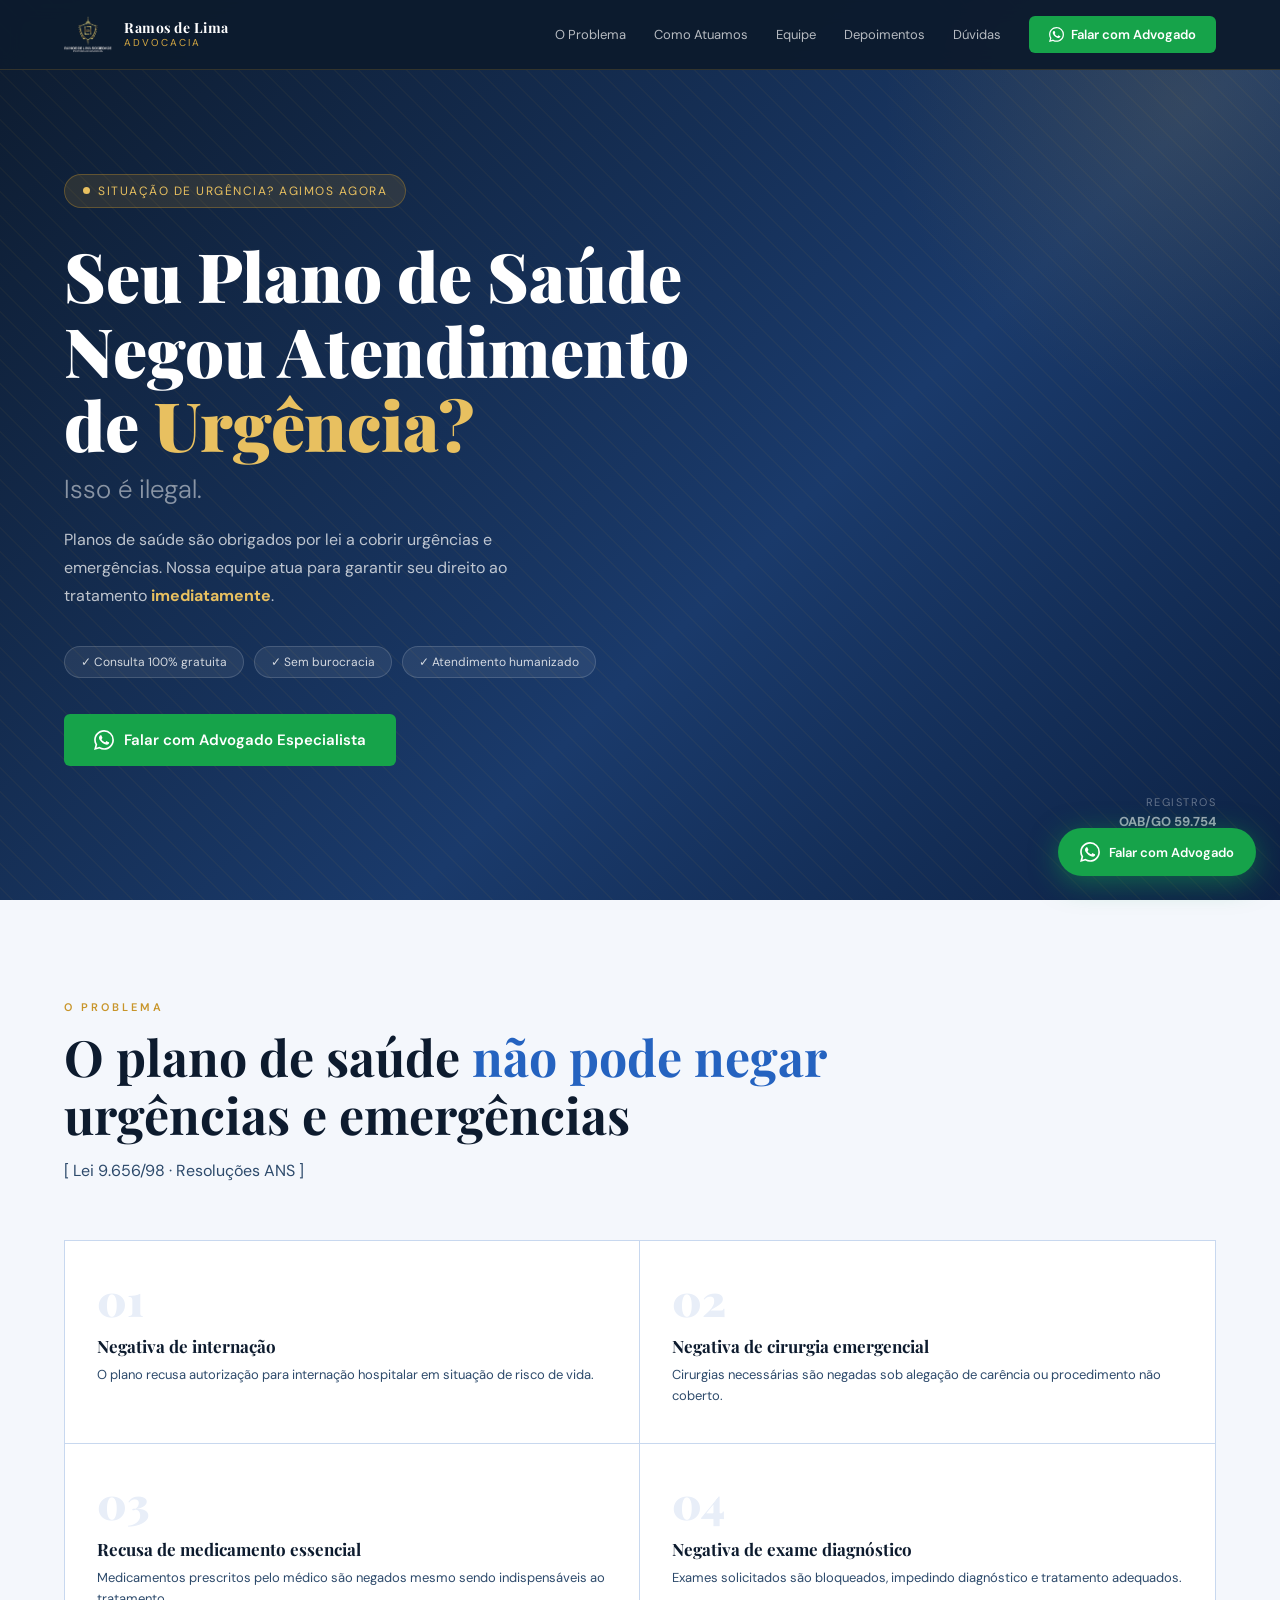
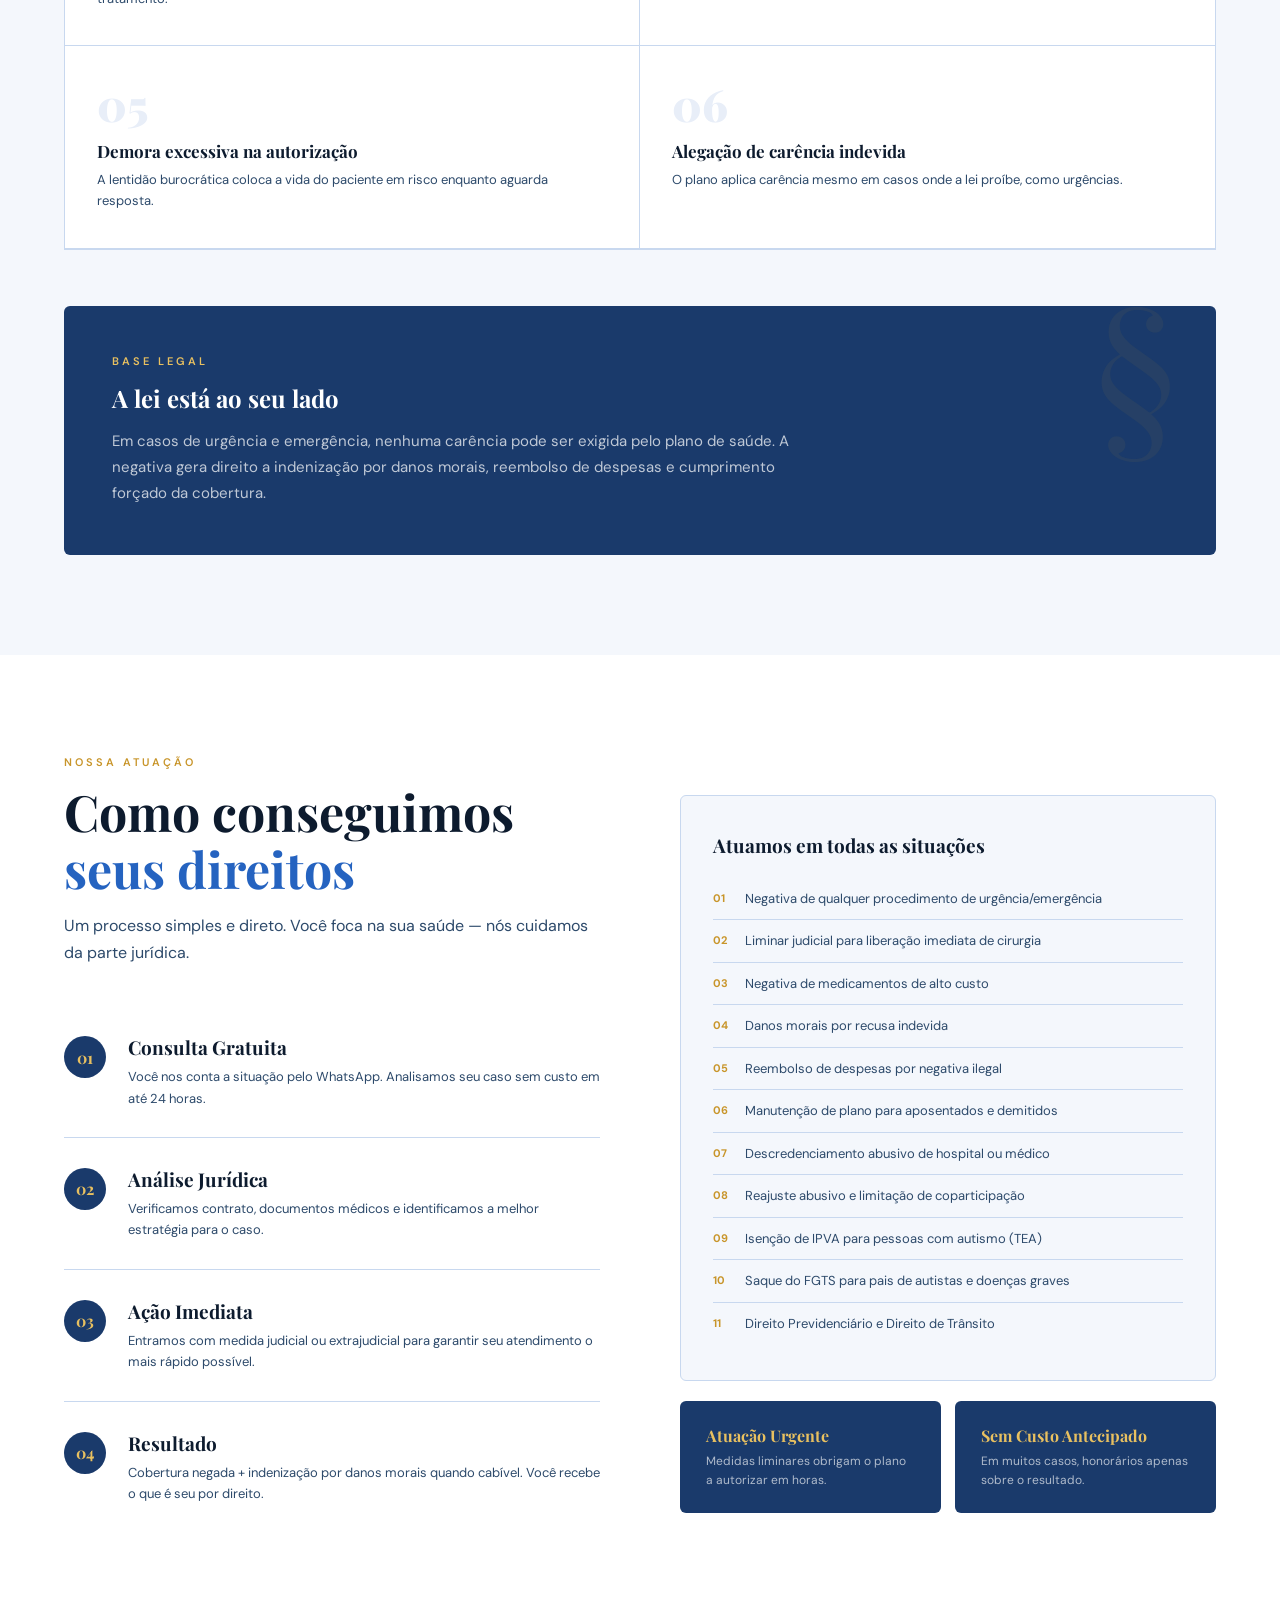
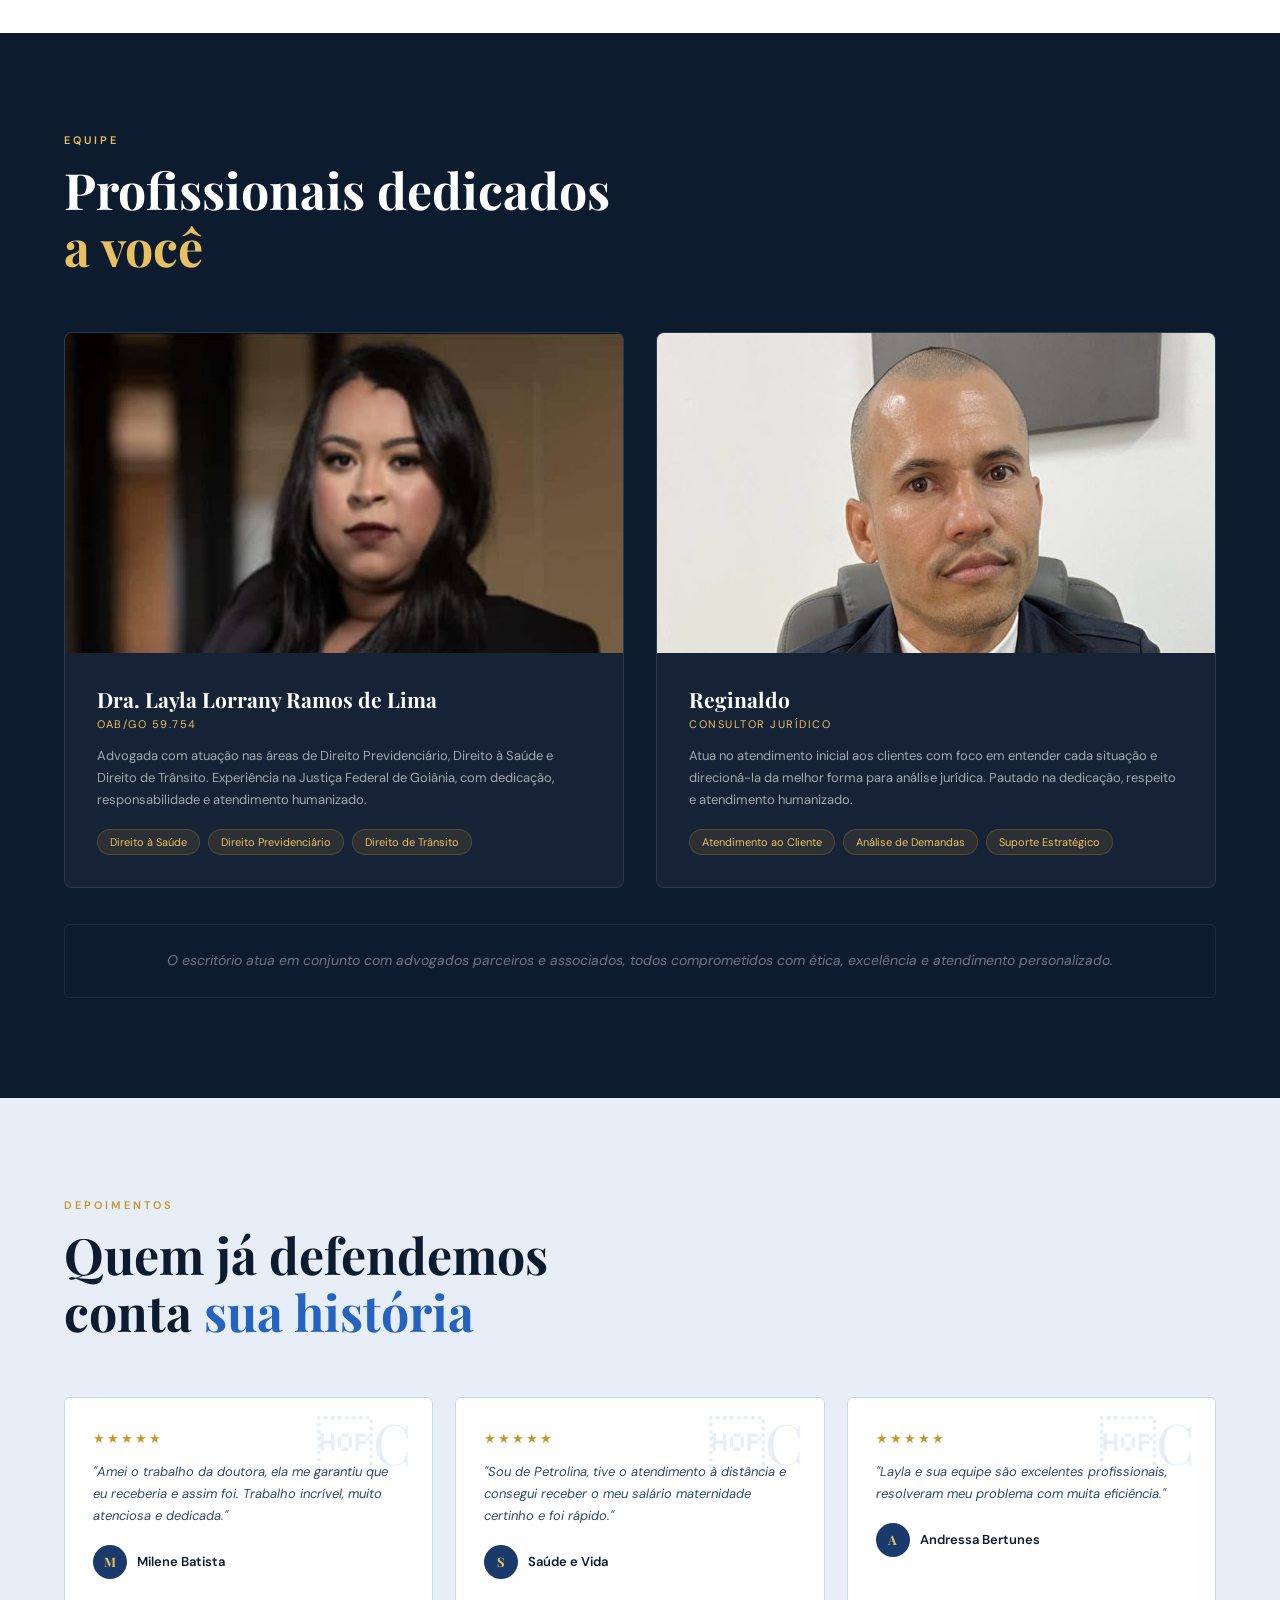
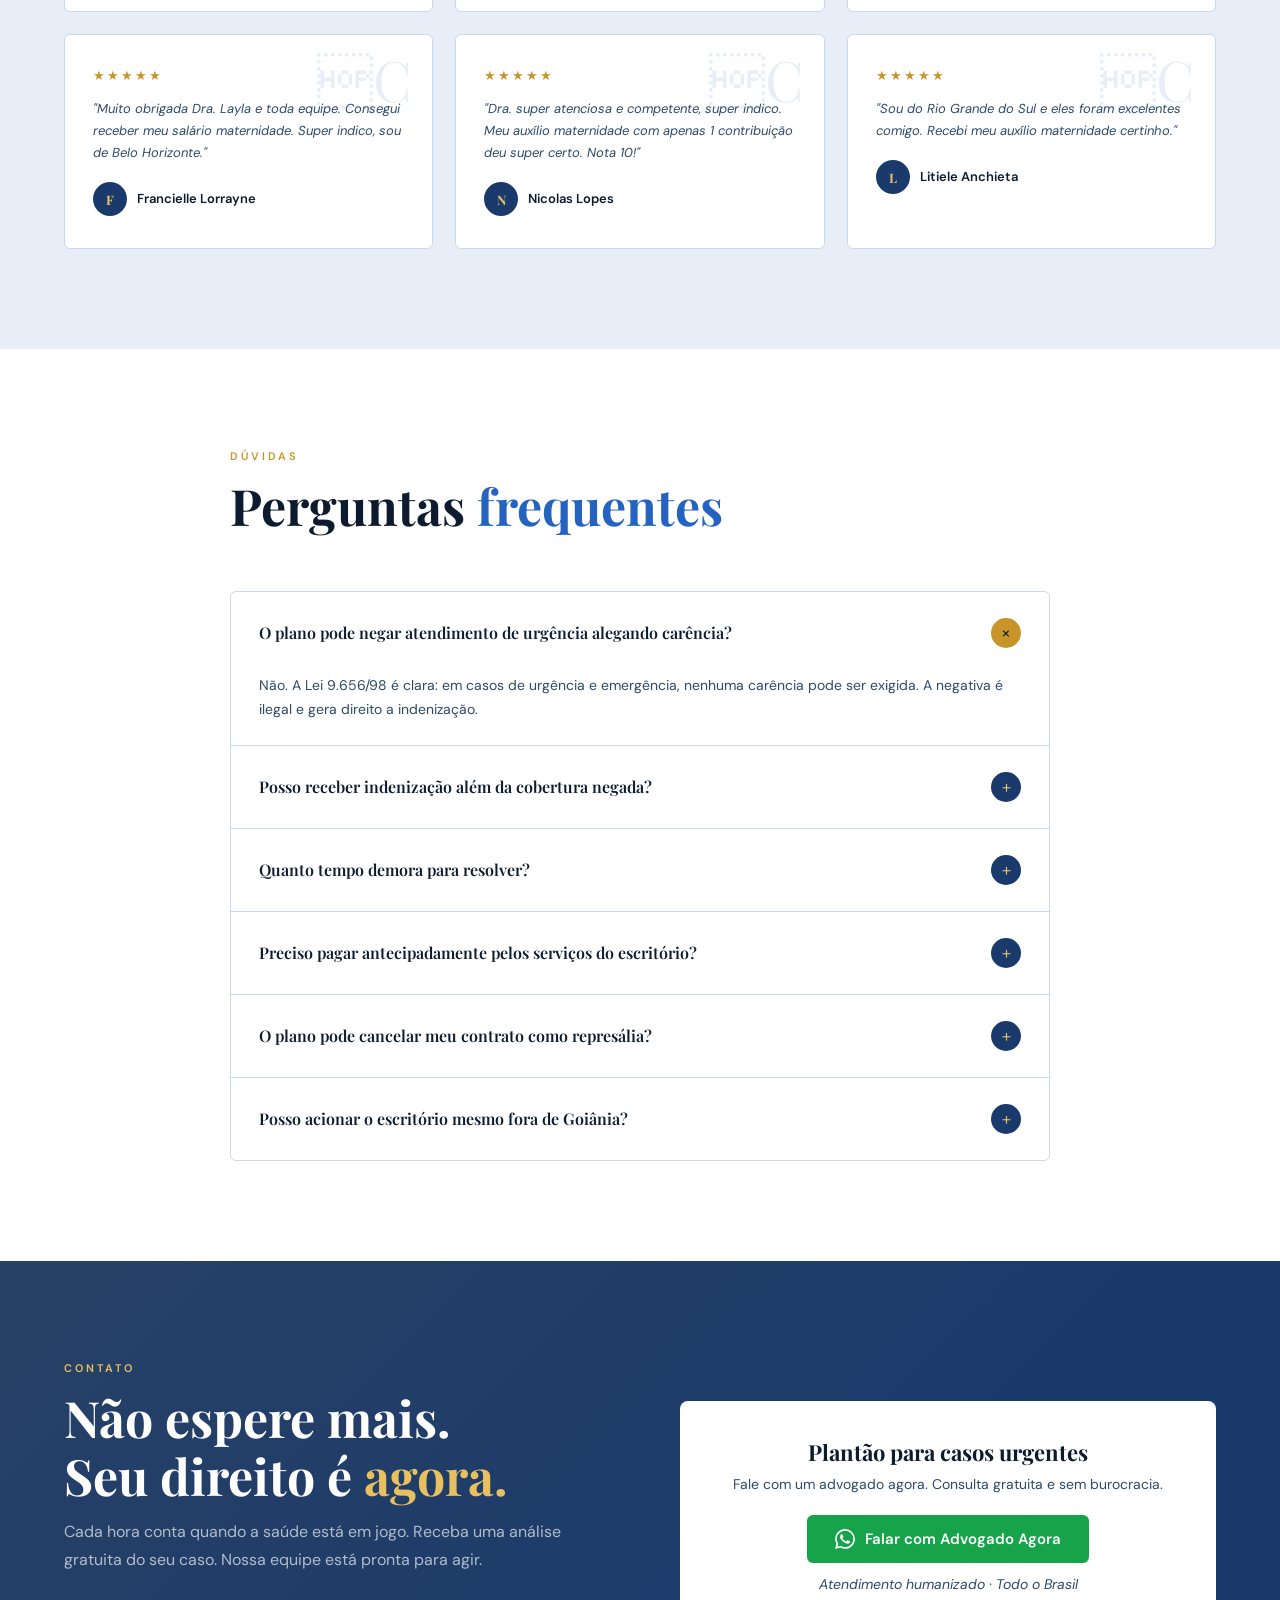
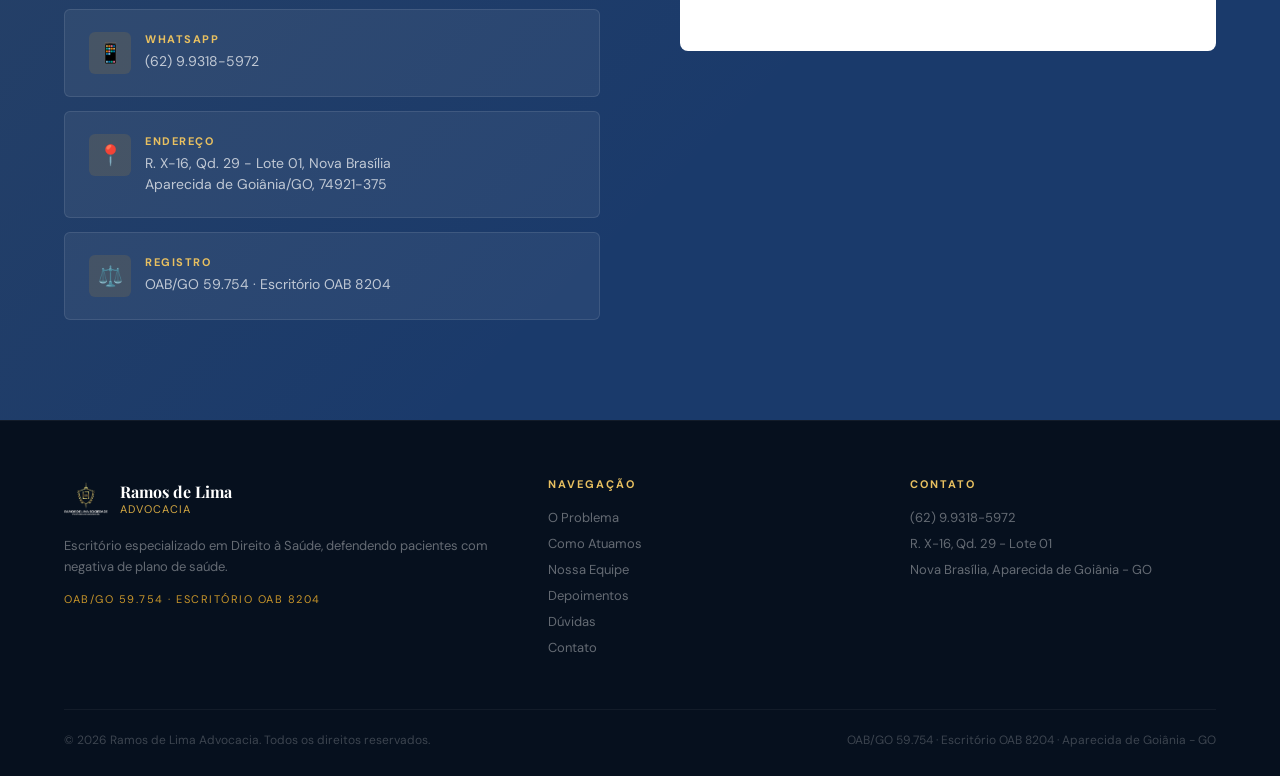
<file: index.html>
<!DOCTYPE html>
<html lang="pt-BR">
<head>
  <!-- 1º: tag base do Google Ads -->
  <script async src="https://www.googletagmanager.com/gtag/js?id=AW-16639107230"></script>
  <script>
    window.dataLayer = window.dataLayer || [];
    function gtag(){dataLayer.push(arguments);}
    gtag('js', new Date());
    gtag('config', 'AW-16639107230');
  </script>

  <!-- 2º: snippet de conversão -->
  <script>
  function gtag_report_conversion(url) {
    gtag('event', 'conversion', {
        'send_to': 'AW-16639107230/6Py4CImkpK0cEJ7Bkv49',
        'value': 1.0,
        'currency': 'BRL',
        'event_callback': function() {
          if (url) window.open(url, '_blank');
        }
    });
    window.open(url, '_blank');
    return false;
  }
  </script>

  <meta charset="UTF-8">
  <meta name="viewport" content="width=device-width, initial-scale=1.0">
  <title>Ramos de Lima Advocacia | Direito à Saúde</title>
  <link rel="preconnect" href="https://fonts.googleapis.com">
  <link href="https://fonts.googleapis.com/css2?family=Playfair+Display:wght@400;600;700;900&family=DM+Sans:ital,wght@0,300;0,400;0,500;1,400&display=swap" rel="stylesheet">
  <link rel="stylesheet" href="assets/css/style.css">
</head>
<body>

<!-- NAV -->
<nav id="nav">
  <div class="nav-logo">
    <img src="assets/images/logo.png" alt="Logo Ramos de Lima">
    <div class="nav-brand">
      <h2>Ramos de Lima</h2>
      <p>Advocacia</p>
    </div>
  </div>
  <div class="nav-links">
    <a href="#problema">O Problema</a>
    <a href="#atuacao">Como Atuamos</a>
    <a href="#equipe">Equipe</a>
    <a href="#depoimentos">Depoimentos</a>
    <a href="#faq">Dúvidas</a>
    <a href="https://wa.me/556293185972" onclick="return gtag_report_conversion('https://wa.me/556293185972')" class="nav-cta">
      <svg width="15" height="15" viewBox="0 0 24 24" fill="currentColor"><path d="M17.472 14.382c-.297-.149-1.758-.867-2.03-.967-.273-.099-.471-.148-.67.15-.197.297-.767.966-.94 1.164-.173.199-.347.223-.644.075-.297-.15-1.255-.463-2.39-1.475-.883-.788-1.48-1.761-1.653-2.059-.173-.297-.018-.458.13-.606.134-.133.298-.347.446-.52.149-.174.198-.298.298-.497.099-.198.05-.371-.025-.52-.075-.149-.669-1.612-.916-2.207-.242-.579-.487-.5-.669-.51-.173-.008-.371-.01-.57-.01-.198 0-.52.074-.792.372-.272.297-1.04 1.016-1.04 2.479 0 1.462 1.065 2.875 1.213 3.074.149.198 2.096 3.2 5.077 4.487.709.306 1.262.489 1.694.625.712.227 1.36.195 1.871.118.571-.085 1.758-.719 2.006-1.413.248-.694.248-1.289.173-1.413-.074-.124-.272-.198-.57-.347m-5.421 7.403h-.004a9.87 9.87 0 01-5.031-1.378l-.361-.214-3.741.982.998-3.648-.235-.374a9.86 9.86 0 01-1.51-5.26c.001-5.45 4.436-9.884 9.888-9.884 2.64 0 5.122 1.03 6.988 2.898a9.825 9.825 0 012.893 6.994c-.003 5.45-4.437 9.884-9.885 9.884m8.413-18.297A11.815 11.815 0 0012.05 0C5.495 0 .16 5.335.157 11.892c0 2.096.547 4.142 1.588 5.945L.057 24l6.305-1.654a11.882 11.882 0 005.683 1.448h.005c6.554 0 11.89-5.335 11.893-11.893a11.821 11.821 0 00-3.48-8.413z"/></svg>
      Falar com Advogado
    </a>
  </div>
  <div class="hamburger" onclick="toggleMenu()"><span></span><span></span><span></span></div>
</nav>

<div class="mobile-menu" id="mobileMenu">
  <a href="#problema" onclick="closeMenu()">O Problema</a>
  <a href="#atuacao" onclick="closeMenu()">Como Atuamos</a>
  <a href="#equipe" onclick="closeMenu()">Equipe</a>
  <a href="#depoimentos" onclick="closeMenu()">Depoimentos</a>
  <a href="#faq" onclick="closeMenu()">Dúvidas</a>
  <a href="https://wa.me/556293185972" onclick="return gtag_report_conversion('https://wa.me/556293185972')" class="nav-cta" style="justify-content:center">
    <svg width="15" height="15" viewBox="0 0 24 24" fill="currentColor"><path d="M17.472 14.382c-.297-.149-1.758-.867-2.03-.967-.273-.099-.471-.148-.67.15-.197.297-.767.966-.94 1.164-.173.199-.347.223-.644.075-.297-.15-1.255-.463-2.39-1.475-.883-.788-1.48-1.761-1.653-2.059-.173-.297-.018-.458.13-.606.134-.133.298-.347.446-.52.149-.174.198-.298.298-.497.099-.198.05-.371-.025-.52-.075-.149-.669-1.612-.916-2.207-.242-.579-.487-.5-.669-.51-.173-.008-.371-.01-.57-.01-.198 0-.52.074-.792.372-.272.297-1.04 1.016-1.04 2.479 0 1.462 1.065 2.875 1.213 3.074.149.198 2.096 3.2 5.077 4.487.709.306 1.262.489 1.694.625.712.227 1.36.195 1.871.118.571-.085 1.758-.719 2.006-1.413.248-.694.248-1.289.173-1.413-.074-.124-.272-.198-.57-.347m-5.421 7.403h-.004a9.87 9.87 0 01-5.031-1.378l-.361-.214-3.741.982.998-3.648-.235-.374a9.86 9.86 0 01-1.51-5.26c.001-5.45 4.436-9.884 9.888-9.884 2.64 0 5.122 1.03 6.988 2.898a9.825 9.825 0 012.893 6.994c-.003 5.45-4.437 9.884-9.885 9.884m8.413-18.297A11.815 11.815 0 0012.05 0C5.495 0 .16 5.335.157 11.892c0 2.096.547 4.142 1.588 5.945L.057 24l6.305-1.654a11.882 11.882 0 005.683 1.448h.005c6.554 0 11.89-5.335 11.893-11.893a11.821 11.821 0 00-3.48-8.413z"/></svg>
    Falar com Advogado
  </a>
</div>

<!-- HERO -->
<section class="hero">
  <div class="hero-pattern"></div>
  <div class="hero-glow"></div>
  <div class="hero-content">
    <div class="hero-badge"><span class="pulse-dot"></span>Situação de Urgência? Agimos Agora</div>
    <h1>Seu Plano de Saúde<br>Negou Atendimento<br>de <span>Urgência?</span></h1>
    <p class="hero-sub">Isso é ilegal.</p>
    <p class="hero-desc">Planos de saúde são obrigados por lei a cobrir urgências e emergências. Nossa equipe atua para garantir seu direito ao tratamento <strong style="color:#e8c060">imediatamente</strong>.</p>
    <div class="hero-pills">
      <span class="hero-pill">✓ Consulta 100% gratuita</span>
      <span class="hero-pill">✓ Sem burocracia</span>
      <span class="hero-pill">✓ Atendimento humanizado</span>
    </div>
    <div class="hero-actions">
      <a href="https://wa.me/556293185972" onclick="return gtag_report_conversion('https://wa.me/556293185972')" class="btn-whatsapp-hero">
        <svg width="20" height="20" viewBox="0 0 24 24" fill="currentColor"><path d="M17.472 14.382c-.297-.149-1.758-.867-2.03-.967-.273-.099-.471-.148-.67.15-.197.297-.767.966-.94 1.164-.173.199-.347.223-.644.075-.297-.15-1.255-.463-2.39-1.475-.883-.788-1.48-1.761-1.653-2.059-.173-.297-.018-.458.13-.606.134-.133.298-.347.446-.52.149-.174.198-.298.298-.497.099-.198.05-.371-.025-.52-.075-.149-.669-1.612-.916-2.207-.242-.579-.487-.5-.669-.51-.173-.008-.371-.01-.57-.01-.198 0-.52.074-.792.372-.272.297-1.04 1.016-1.04 2.479 0 1.462 1.065 2.875 1.213 3.074.149.198 2.096 3.2 5.077 4.487.709.306 1.262.489 1.694.625.712.227 1.36.195 1.871.118.571-.085 1.758-.719 2.006-1.413.248-.694.248-1.289.173-1.413-.074-.124-.272-.198-.57-.347m-5.421 7.403h-.004a9.87 9.87 0 01-5.031-1.378l-.361-.214-3.741.982.998-3.648-.235-.374a9.86 9.86 0 01-1.51-5.26c.001-5.45 4.436-9.884 9.888-9.884 2.64 0 5.122 1.03 6.988 2.898a9.825 9.825 0 012.893 6.994c-.003 5.45-4.437 9.884-9.885 9.884m8.413-18.297A11.815 11.815 0 0012.05 0C5.495 0 .16 5.335.157 11.892c0 2.096.547 4.142 1.588 5.945L.057 24l6.305-1.654a11.882 11.882 0 005.683 1.448h.005c6.554 0 11.89-5.335 11.893-11.893a11.821 11.821 0 00-3.48-8.413z"/></svg>
        Falar com Advogado Especialista
      </a>
    </div>
  </div>
  <div class="hero-oab">
    <p>Registros</p>
    <strong>OAB/GO 59.754</strong>
    <strong style="opacity:0.5;font-weight:400;font-size:12px">Escritório OAB 8204</strong>
  </div>
</section>

<!-- PROBLEMA -->
<section class="section" id="problema">
  <div class="section-label">O Problema</div>
  <h2 class="section-title">O plano de saúde <span>não pode negar</span><br>urgências e emergências</h2>
  <p class="section-lead">[ Lei 9.656/98 · Resoluções ANS ]</p>
  <div class="problema-grid reveal">
    <div class="problema-card"><div class="problema-num">01</div><h3>Negativa de internação</h3><p>O plano recusa autorização para internação hospitalar em situação de risco de vida.</p></div>
    <div class="problema-card"><div class="problema-num">02</div><h3>Negativa de cirurgia emergencial</h3><p>Cirurgias necessárias são negadas sob alegação de carência ou procedimento não coberto.</p></div>
    <div class="problema-card"><div class="problema-num">03</div><h3>Recusa de medicamento essencial</h3><p>Medicamentos prescritos pelo médico são negados mesmo sendo indispensáveis ao tratamento.</p></div>
    <div class="problema-card"><div class="problema-num">04</div><h3>Negativa de exame diagnóstico</h3><p>Exames solicitados são bloqueados, impedindo diagnóstico e tratamento adequados.</p></div>
    <div class="problema-card"><div class="problema-num">05</div><h3>Demora excessiva na autorização</h3><p>A lentidão burocrática coloca a vida do paciente em risco enquanto aguarda resposta.</p></div>
    <div class="problema-card"><div class="problema-num">06</div><h3>Alegação de carência indevida</h3><p>O plano aplica carência mesmo em casos onde a lei proíbe, como urgências.</p></div>
  </div>
  <div class="base-legal reveal">
    <div class="section-label">Base Legal</div>
    <h3>A lei está ao seu lado</h3>
    <p>Em casos de urgência e emergência, nenhuma carência pode ser exigida pelo plano de saúde. A negativa gera direito a indenização por danos morais, reembolso de despesas e cumprimento forçado da cobertura.</p>
  </div>
</section>

<!-- ATUAÇÃO -->
<section class="section atuacao" id="atuacao">
  <div class="atuacao-inner">
    <div>
      <div class="section-label">Nossa Atuação</div>
      <h2 class="section-title">Como conseguimos<br><span>seus direitos</span></h2>
      <p class="section-lead">Um processo simples e direto. Você foca na sua saúde — nós cuidamos da parte jurídica.</p>
      <div class="atuacao-steps reveal">
        <div class="step"><div class="step-num">01</div><div><h3>Consulta Gratuita</h3><p>Você nos conta a situação pelo WhatsApp. Analisamos seu caso sem custo em até 24 horas.</p></div></div>
        <div class="step"><div class="step-num">02</div><div><h3>Análise Jurídica</h3><p>Verificamos contrato, documentos médicos e identificamos a melhor estratégia para o caso.</p></div></div>
        <div class="step"><div class="step-num">03</div><div><h3>Ação Imediata</h3><p>Entramos com medida judicial ou extrajudicial para garantir seu atendimento o mais rápido possível.</p></div></div>
        <div class="step"><div class="step-num">04</div><div><h3>Resultado</h3><p>Cobertura negada + indenização por danos morais quando cabível. Você recebe o que é seu por direito.</p></div></div>
      </div>
    </div>
    <div>
      <div class="atuacao-lista reveal">
        <h3>Atuamos em todas as situações</h3>
        <div class="lista-item"><span class="lista-num">01</span><p>Negativa de qualquer procedimento de urgência/emergência</p></div>
        <div class="lista-item"><span class="lista-num">02</span><p>Liminar judicial para liberação imediata de cirurgia</p></div>
        <div class="lista-item"><span class="lista-num">03</span><p>Negativa de medicamentos de alto custo</p></div>
        <div class="lista-item"><span class="lista-num">04</span><p>Danos morais por recusa indevida</p></div>
        <div class="lista-item"><span class="lista-num">05</span><p>Reembolso de despesas por negativa ilegal</p></div>
        <div class="lista-item"><span class="lista-num">06</span><p>Manutenção de plano para aposentados e demitidos</p></div>
        <div class="lista-item"><span class="lista-num">07</span><p>Descredenciamento abusivo de hospital ou médico</p></div>
        <div class="lista-item"><span class="lista-num">08</span><p>Reajuste abusivo e limitação de coparticipação</p></div>
        <div class="lista-item"><span class="lista-num">09</span><p>Isenção de IPVA para pessoas com autismo (TEA)</p></div>
        <div class="lista-item"><span class="lista-num">10</span><p>Saque do FGTS para pais de autistas e doenças graves</p></div>
        <div class="lista-item"><span class="lista-num">11</span><p>Direito Previdenciário e Direito de Trânsito</p></div>
      </div>
      <div class="destaques-grid reveal">
        <div class="destaque-card"><h4>Atuação Urgente</h4><p>Medidas liminares obrigam o plano a autorizar em horas.</p></div>
        <div class="destaque-card"><h4>Sem Custo Antecipado</h4><p>Em muitos casos, honorários apenas sobre o resultado.</p></div>
      </div>
    </div>
  </div>
</section>

<!-- EQUIPE -->
<section class="equipe" id="equipe">
  <div class="section-label">Equipe</div>
  <h2 class="section-title">Profissionais dedicados<br><span>a você</span></h2>
  <div class="equipe-grid reveal">
    <div class="membro">
      <img class="membro-foto" src="assets/images/dra-layla.jpg" alt="Dra. Layla Lorrany Ramos de Lima">
      <div class="membro-info">
        <h3>Dra. Layla Lorrany Ramos de Lima</h3>
        <div class="membro-oab">OAB/GO 59.754</div>
        <p>Advogada com atuação nas áreas de Direito Previdenciário, Direito à Saúde e Direito de Trânsito. Experiência na Justiça Federal de Goiânia, com dedicação, responsabilidade e atendimento humanizado.</p>
        <div class="membro-tags"><span class="tag">Direito à Saúde</span><span class="tag">Direito Previdenciário</span><span class="tag">Direito de Trânsito</span></div>
      </div>
    </div>
    <div class="membro">
      <img class="membro-foto" src="assets/images/reginaldo.jpg" alt="Reginaldo - Consultor Jurídico">
      <div class="membro-info">
        <h3>Reginaldo</h3>
        <div class="membro-oab">Consultor Jurídico</div>
        <p>Atua no atendimento inicial aos clientes com foco em entender cada situação e direcioná-la da melhor forma para análise jurídica. Pautado na dedicação, respeito e atendimento humanizado.</p>
        <div class="membro-tags"><span class="tag">Atendimento ao Cliente</span><span class="tag">Análise de Demandas</span><span class="tag">Suporte Estratégico</span></div>
      </div>
    </div>
  </div>
  <div class="equipe-nota reveal"><p>O escritório atua em conjunto com advogados parceiros e associados, todos comprometidos com ética, excelência e atendimento personalizado.</p></div>
</section>

<!-- DEPOIMENTOS -->
<section class="depoimentos" id="depoimentos">
  <div class="section-label">Depoimentos</div>
  <h2 class="section-title">Quem já defendemos<br>conta <span>sua história</span></h2>
  <div class="dep-grid reveal">
    <div class="dep-card"><div class="dep-stars">★★★★★</div><p>"Amei o trabalho da doutora, ela me garantiu que eu receberia e assim foi. Trabalho incrível, muito atenciosa e dedicada."</p><div class="dep-autor"><div class="dep-inicial">M</div><div><p>Milene Batista</p></div></div></div>
    <div class="dep-card"><div class="dep-stars">★★★★★</div><p>"Sou de Petrolina, tive o atendimento à distância e consegui receber o meu salário maternidade certinho e foi rápido."</p><div class="dep-autor"><div class="dep-inicial">S</div><div><p>Saúde e Vida</p></div></div></div>
    <div class="dep-card"><div class="dep-stars">★★★★★</div><p>"Layla e sua equipe são excelentes profissionais, resolveram meu problema com muita eficiência."</p><div class="dep-autor"><div class="dep-inicial">A</div><div><p>Andressa Bertunes</p></div></div></div>
    <div class="dep-card"><div class="dep-stars">★★★★★</div><p>"Muito obrigada Dra. Layla e toda equipe. Consegui receber meu salário maternidade. Super indico, sou de Belo Horizonte."</p><div class="dep-autor"><div class="dep-inicial">F</div><div><p>Francielle Lorrayne</p></div></div></div>
    <div class="dep-card"><div class="dep-stars">★★★★★</div><p>"Dra. super atenciosa e competente, super indico. Meu auxílio maternidade com apenas 1 contribuição deu super certo. Nota 10!"</p><div class="dep-autor"><div class="dep-inicial">N</div><div><p>Nicolas Lopes</p></div></div></div>
    <div class="dep-card"><div class="dep-stars">★★★★★</div><p>"Sou do Rio Grande do Sul e eles foram excelentes comigo. Recebi meu auxílio maternidade certinho."</p><div class="dep-autor"><div class="dep-inicial">L</div><div><p>Litiele Anchieta</p></div></div></div>
  </div>
</section>

<!-- FAQ -->
<section class="section faq" id="faq">
  <div class="faq-inner">
    <div class="section-label">Dúvidas</div>
    <h2 class="section-title">Perguntas <span>frequentes</span></h2>
    <div class="faq-list reveal">
      <div class="faq-item open"><div class="faq-q" onclick="toggleFaq(this)"><h3>O plano pode negar atendimento de urgência alegando carência?</h3><div class="faq-icon">+</div></div><div class="faq-a">Não. A Lei 9.656/98 é clara: em casos de urgência e emergência, nenhuma carência pode ser exigida. A negativa é ilegal e gera direito a indenização.</div></div>
      <div class="faq-item"><div class="faq-q" onclick="toggleFaq(this)"><h3>Posso receber indenização além da cobertura negada?</h3><div class="faq-icon">+</div></div><div class="faq-a">Sim. Além da obrigação de cobrir o procedimento negado, o plano pode ser condenado a pagar indenização por danos morais pelo sofrimento causado pela recusa ilegal.</div></div>
      <div class="faq-item"><div class="faq-q" onclick="toggleFaq(this)"><h3>Quanto tempo demora para resolver?</h3><div class="faq-icon">+</div></div><div class="faq-a">Em casos urgentes, medidas liminares podem obrigar o plano a autorizar o procedimento em poucas horas. A análise inicial do seu caso é feita em até 24 horas após o contato.</div></div>
      <div class="faq-item"><div class="faq-q" onclick="toggleFaq(this)"><h3>Preciso pagar antecipadamente pelos serviços do escritório?</h3><div class="faq-icon">+</div></div><div class="faq-a">Em muitos casos não. Trabalhamos com honorários de êxito, ou seja, você paga apenas se ganhar a causa. Consulte gratuitamente para entender o modelo aplicável ao seu caso.</div></div>
      <div class="faq-item"><div class="faq-q" onclick="toggleFaq(this)"><h3>O plano pode cancelar meu contrato como represália?</h3><div class="faq-icon">+</div></div><div class="faq-a">Não. O cancelamento de contrato como represália por acionamento judicial é ilegal. O consumidor está protegido pelo Código de Defesa do Consumidor e pela legislação de planos de saúde.</div></div>
      <div class="faq-item"><div class="faq-q" onclick="toggleFaq(this)"><h3>Posso acionar o escritório mesmo fora de Goiânia?</h3><div class="faq-icon">+</div></div><div class="faq-a">Sim. Atendemos clientes em todo o Brasil de forma totalmente online via WhatsApp. Já ajudamos clientes de Petrolina, Belo Horizonte, Rio Grande do Sul e outras cidades.</div></div>
    </div>
  </div>
</section>

<!-- CONTATO -->
<section class="contato" id="contato">
  <div class="contato-inner">
    <div>
      <div class="section-label">Contato</div>
      <h2 class="section-title">Não espere mais.<br>Seu direito é <span>agora.</span></h2>
      <p class="section-lead">Cada hora conta quando a saúde está em jogo. Receba uma análise gratuita do seu caso. Nossa equipe está pronta para agir.</p>
      <div class="contato-cards reveal">
        <div class="contato-card"><div class="contato-icon">📱</div><div><h4>WhatsApp</h4><p>(62) 9.9318-5972</p></div></div>
        <div class="contato-card"><div class="contato-icon">📍</div><div><h4>Endereço</h4><p>R. X-16, Qd. 29 - Lote 01, Nova Brasília<br>Aparecida de Goiânia/GO, 74921-375</p></div></div>
        <div class="contato-card"><div class="contato-icon">⚖️</div><div><h4>Registro</h4><p>OAB/GO 59.754 · Escritório OAB 8204</p></div></div>
      </div>
    </div>
    <div>
      <div class="whatsapp-cta reveal">
        <h3>Plantão para casos urgentes</h3>
        <p>Fale com um advogado agora. Consulta gratuita e sem burocracia.</p>
        <a href="https://wa.me/556293185972" onclick="return gtag_report_conversion('https://wa.me/556293185972')" class="btn-wpp">
          <svg width="20" height="20" viewBox="0 0 24 24" fill="currentColor"><path d="M17.472 14.382c-.297-.149-1.758-.867-2.03-.967-.273-.099-.471-.148-.67.15-.197.297-.767.966-.94 1.164-.173.199-.347.223-.644.075-.297-.15-1.255-.463-2.39-1.475-.883-.788-1.48-1.761-1.653-2.059-.173-.297-.018-.458.13-.606.134-.133.298-.347.446-.52.149-.174.198-.298.298-.497.099-.198.05-.371-.025-.52-.075-.149-.669-1.612-.916-2.207-.242-.579-.487-.5-.669-.51-.173-.008-.371-.01-.57-.01-.198 0-.52.074-.792.372-.272.297-1.04 1.016-1.04 2.479 0 1.462 1.065 2.875 1.213 3.074.149.198 2.096 3.2 5.077 4.487.709.306 1.262.489 1.694.625.712.227 1.36.195 1.871.118.571-.085 1.758-.719 2.006-1.413.248-.694.248-1.289.173-1.413-.074-.124-.272-.198-.57-.347m-5.421 7.403h-.004a9.87 9.87 0 01-5.031-1.378l-.361-.214-3.741.982.998-3.648-.235-.374a9.86 9.86 0 01-1.51-5.26c.001-5.45 4.436-9.884 9.888-9.884 2.64 0 5.122 1.03 6.988 2.898a9.825 9.825 0 012.893 6.994c-.003 5.45-4.437 9.884-9.885 9.884m8.413-18.297A11.815 11.815 0 0012.05 0C5.495 0 .16 5.335.157 11.892c0 2.096.547 4.142 1.588 5.945L.057 24l6.305-1.654a11.882 11.882 0 005.683 1.448h.005c6.554 0 11.89-5.335 11.893-11.893a11.821 11.821 0 00-3.48-8.413z"/></svg>
          Falar com Advogado Agora
        </a>
        <p class="plantao">Atendimento humanizado · Todo o Brasil</p>
      </div>
    </div>
  </div>
</section>

<!-- FOOTER -->
<footer>
  <div class="footer-inner">
    <div class="footer-top">
      <div>
        <div class="footer-logo">
          <img src="assets/images/logo.png" alt="Logo">
          <div><div class="footer-brand-name">Ramos de Lima</div><div class="footer-brand-sub">Advocacia</div></div>
        </div>
        <p class="footer-desc">Escritório especializado em Direito à Saúde, defendendo pacientes com negativa de plano de saúde.</p>
        <div class="footer-oab">OAB/GO 59.754 · Escritório OAB 8204</div>
      </div>
      <div class="footer-col">
        <h4>Navegação</h4>
        <a href="#problema">O Problema</a>
        <a href="#atuacao">Como Atuamos</a>
        <a href="#equipe">Nossa Equipe</a>
        <a href="#depoimentos">Depoimentos</a>
        <a href="#faq">Dúvidas</a>
        <a href="#contato">Contato</a>
      </div>
      <div class="footer-col">
        <h4>Contato</h4>
        <a href="https://wa.me/556293185972" onclick="return gtag_report_conversion('https://wa.me/556293185972')">(62) 9.9318-5972</a>
        <a href="#">R. X-16, Qd. 29 - Lote 01</a>
        <a href="#">Nova Brasília, Aparecida de Goiânia - GO</a>
      </div>
    </div>
    <div class="footer-bottom">
      <p>© 2026 Ramos de Lima Advocacia. Todos os direitos reservados.</p>
      <p>OAB/GO 59.754 · Escritório OAB 8204 · Aparecida de Goiânia - GO</p>
    </div>
  </div>
</footer>

<!-- BOTÃO FLUTUANTE WHATSAPP -->
<a href="https://wa.me/556293185972" onclick="return gtag_report_conversion('https://wa.me/556293185972')" class="urgencia-float">
  <svg width="20" height="20" viewBox="0 0 24 24" fill="currentColor"><path d="M17.472 14.382c-.297-.149-1.758-.867-2.03-.967-.273-.099-.471-.148-.67.15-.197.297-.767.966-.94 1.164-.173.199-.347.223-.644.075-.297-.15-1.255-.463-2.39-1.475-.883-.788-1.48-1.761-1.653-2.059-.173-.297-.018-.458.13-.606.134-.133.298-.347.446-.52.149-.174.198-.298.298-.497.099-.198.05-.371-.025-.52-.075-.149-.669-1.612-.916-2.207-.242-.579-.487-.5-.669-.51-.173-.008-.371-.01-.57-.01-.198 0-.52.074-.792.372-.272.297-1.04 1.016-1.04 2.479 0 1.462 1.065 2.875 1.213 3.074.149.198 2.096 3.2 5.077 4.487.709.306 1.262.489 1.694.625.712.227 1.36.195 1.871.118.571-.085 1.758-.719 2.006-1.413.248-.694.248-1.289.173-1.413-.074-.124-.272-.198-.57-.347m-5.421 7.403h-.004a9.87 9.87 0 01-5.031-1.378l-.361-.214-3.741.982.998-3.648-.235-.374a9.86 9.86 0 01-1.51-5.26c.001-5.45 4.436-9.884 9.888-9.884 2.64 0 5.122 1.03 6.988 2.898a9.825 9.825 0 012.893 6.994c-.003 5.45-4.437 9.884-9.885 9.884m8.413-18.297A11.815 11.815 0 0012.05 0C5.495 0 .16 5.335.157 11.892c0 2.096.547 4.142 1.588 5.945L.057 24l6.305-1.654a11.882 11.882 0 005.683 1.448h.005c6.554 0 11.89-5.335 11.893-11.893a11.821 11.821 0 00-3.48-8.413z"/></svg>
  Falar com Advogado
</a>

<script src="assets/js/main.js"></script>
</body>
</html>
</file>
<file: assets/css/style.css>
*{margin:0;padding:0;box-sizing:border-box}
:root{
  --cream:#f4f7fc;
  --cream2:#e8eef8;
  --dark:#0d1b2e;
  --dark2:#1a2d4a;
  --blue:#1a3a6b;
  --blue2:#1e4d8c;
  --blue3:#2563c0;
  --gold:#c8952a;
  --gold2:#d4a843;
  --gold3:#e8c060;
  --green:#16a34a;
  --green2:#22c55e;
  --white:#ffffff;
  --border:#c8d8ef;
  --text:#0d1b2e;
  --text2:#2d4a6b;
  --text3:#6b8ab0;
}
html{scroll-behavior:smooth}
body{font-family:'DM Sans',sans-serif;background:var(--cream);color:var(--text);overflow-x:hidden}

/* NAV */
nav{position:fixed;top:0;left:0;right:0;z-index:100;padding:0 5%;background:rgba(13,27,46,0.97);backdrop-filter:blur(10px);border-bottom:1px solid rgba(200,149,42,0.2);display:flex;align-items:center;justify-content:space-between;height:70px}
.nav-logo{display:flex;align-items:center;gap:12px}
.nav-logo img{width:48px;height:48px;object-fit:contain}
.nav-brand h2{font-family:'Playfair Display',serif;font-size:14px;font-weight:700;color:#fff;letter-spacing:0.5px;line-height:1.2}
.nav-brand p{font-size:10px;color:var(--gold2);letter-spacing:2px;text-transform:uppercase}
.nav-links{display:flex;align-items:center;gap:28px}
.nav-links a{font-size:13px;color:rgba(255,255,255,0.7);text-decoration:none;transition:color 0.2s}
.nav-links a:hover{color:var(--gold2)}
.nav-cta{background:var(--green);color:#fff!important;padding:10px 20px;border-radius:6px;font-size:13px;font-weight:600;display:inline-flex;align-items:center;gap:7px;transition:all 0.2s!important}
.nav-cta:hover{background:var(--green2)!important;transform:translateY(-1px)}
.hamburger{display:none;flex-direction:column;gap:5px;cursor:pointer;padding:5px}
.hamburger span{display:block;width:24px;height:2px;background:#fff}
.mobile-menu{display:none;position:fixed;top:70px;left:0;right:0;background:var(--dark);border-bottom:1px solid rgba(200,149,42,0.2);padding:20px 5%;flex-direction:column;gap:14px;z-index:99}
.mobile-menu a{font-size:15px;color:rgba(255,255,255,0.8);text-decoration:none;padding:8px 0;border-bottom:1px solid rgba(255,255,255,0.08)}
.mobile-menu .nav-cta{text-align:center;margin-top:8px;border:none;justify-content:center}

/* HERO */
.hero{min-height:100vh;display:flex;align-items:center;position:relative;overflow:hidden;padding:120px 5% 80px;background:linear-gradient(135deg,#0d1b2e 0%,#1a3a6b 60%,#0d2244 100%)}
.hero-pattern{position:absolute;inset:0;opacity:0.05;background-image:repeating-linear-gradient(45deg,#c8952a 0,#c8952a 1px,transparent 0,transparent 50%);background-size:24px 24px}
.hero-glow{position:absolute;top:-200px;right:-200px;width:600px;height:600px;background:radial-gradient(circle,rgba(200,149,42,0.15) 0%,transparent 70%)}
.hero-content{position:relative;z-index:2;max-width:680px}
.hero-badge{display:inline-flex;align-items:center;gap:8px;background:rgba(200,149,42,0.15);border:1px solid rgba(200,149,42,0.35);color:var(--gold3);padding:8px 18px;border-radius:100px;font-size:12px;letter-spacing:1.5px;text-transform:uppercase;margin-bottom:30px;animation:fadeUp 0.8s ease both}
.pulse-dot{width:7px;height:7px;background:var(--gold3);border-radius:50%;animation:pulse 2s infinite}
@keyframes pulse{0%,100%{opacity:1;transform:scale(1)}50%{opacity:0.4;transform:scale(1.5)}}
.hero h1{font-family:'Playfair Display',serif;font-size:clamp(40px,5.5vw,68px);font-weight:900;color:#fff;line-height:1.1;margin-bottom:10px;animation:fadeUp 0.8s 0.1s ease both}
.hero h1 span{color:var(--gold3)}
.hero-sub{font-size:clamp(18px,2.5vw,26px);color:rgba(255,255,255,0.5);font-weight:300;margin-bottom:20px;animation:fadeUp 0.8s 0.2s ease both}
.hero-desc{font-size:16px;color:rgba(255,255,255,0.72);line-height:1.75;max-width:520px;margin-bottom:36px;animation:fadeUp 0.8s 0.3s ease both}
.hero-pills{display:flex;flex-wrap:wrap;gap:10px;margin-bottom:36px;animation:fadeUp 0.8s 0.4s ease both}
.hero-pill{background:rgba(255,255,255,0.07);border:1px solid rgba(255,255,255,0.15);color:rgba(255,255,255,0.8);padding:7px 16px;border-radius:100px;font-size:12px}
.hero-actions{display:flex;gap:14px;flex-wrap:wrap;animation:fadeUp 0.8s 0.5s ease both}
.btn-whatsapp-hero{background:var(--green);color:#fff;padding:16px 30px;border-radius:6px;font-size:15px;font-weight:600;text-decoration:none;display:inline-flex;align-items:center;gap:10px;transition:all 0.3s}
.btn-whatsapp-hero:hover{background:var(--green2);transform:translateY(-2px);box-shadow:0 8px 28px rgba(22,163,74,0.4)}
.hero-oab{position:absolute;right:5%;bottom:50px;z-index:2;text-align:right;animation:fadeUp 0.8s 0.6s ease both}
.hero-oab p{color:rgba(255,255,255,0.35);font-size:11px;letter-spacing:1.5px;text-transform:uppercase}
.hero-oab strong{color:rgba(255,255,255,0.6);font-size:13px;display:block;margin-top:4px}
@keyframes fadeUp{from{opacity:0;transform:translateY(22px)}to{opacity:1;transform:translateY(0)}}

/* SECTION BASE */
.section{padding:100px 5%}
.section-label{font-size:11px;letter-spacing:3px;text-transform:uppercase;color:var(--gold);margin-bottom:14px;font-weight:600}
.section-title{font-family:'Playfair Display',serif;font-size:clamp(30px,4vw,50px);font-weight:700;line-height:1.15;color:var(--dark)}
.section-title span{color:var(--blue3)}
.section-lead{font-size:16px;color:var(--text2);line-height:1.7;max-width:560px;margin-top:14px}

/* PROBLEMA */
.problema-grid{display:grid;grid-template-columns:1fr 1fr;gap:0;margin-top:56px;border:1px solid var(--border)}
.problema-card{padding:36px 32px;border-right:1px solid var(--border);border-bottom:1px solid var(--border);transition:all 0.3s;cursor:default;background:#fff}
.problema-card:nth-child(2n){border-right:none}
.problema-card:hover{background:var(--cream2);box-shadow:inset 3px 0 0 var(--gold)}
.problema-num{font-family:'Playfair Display',serif;font-size:44px;font-weight:900;color:var(--cream2);line-height:1;margin-bottom:14px;transition:color 0.3s}
.problema-card:hover .problema-num{color:rgba(200,149,42,0.12)}
.problema-card h3{font-family:'Playfair Display',serif;font-size:17px;font-weight:700;color:var(--dark);margin-bottom:8px}
.problema-card p{font-size:13px;color:var(--text2);line-height:1.6}
.base-legal{margin-top:56px;background:var(--blue);color:#fff;padding:48px;border-radius:6px;position:relative;overflow:hidden}
.base-legal::before{content:'§';position:absolute;right:40px;top:-20px;font-family:'Playfair Display',serif;font-size:160px;color:rgba(200,149,42,0.07);line-height:1}
.base-legal .section-label{color:var(--gold3)}
.base-legal h3{font-family:'Playfair Display',serif;font-size:24px;font-weight:700;color:#fff;margin-bottom:14px}
.base-legal p{font-size:15px;color:rgba(255,255,255,0.72);line-height:1.75;max-width:700px}

/* ATUAÇÃO */
.atuacao{background:#fff}
.atuacao-inner{max-width:1200px;margin:0 auto;display:grid;grid-template-columns:1fr 1fr;gap:80px;align-items:start}
.atuacao-steps{margin-top:40px}
.step{display:flex;gap:22px;padding:28px 0;border-bottom:1px solid var(--border)}
.step:last-child{border-bottom:none}
.step-num{width:42px;height:42px;min-width:42px;background:var(--blue);color:var(--gold3);border-radius:50%;display:flex;align-items:center;justify-content:center;font-family:'Playfair Display',serif;font-size:16px;font-weight:700;margin-top:2px}
.step h3{font-family:'Playfair Display',serif;font-size:19px;font-weight:700;color:var(--dark);margin-bottom:6px}
.step p{font-size:13px;color:var(--text2);line-height:1.65}
.atuacao-lista{background:var(--cream);padding:36px 32px;border-radius:6px;margin-top:40px;border:1px solid var(--border)}
.atuacao-lista h3{font-family:'Playfair Display',serif;font-size:19px;font-weight:700;color:var(--dark);margin-bottom:20px}
.lista-item{display:flex;gap:12px;padding:11px 0;border-bottom:1px solid var(--border);align-items:flex-start}
.lista-item:last-child{border-bottom:none}
.lista-num{font-size:11px;color:var(--gold);font-weight:700;min-width:20px;margin-top:2px}
.lista-item p{font-size:13px;color:var(--text2);line-height:1.5}
.destaques-grid{display:grid;grid-template-columns:1fr 1fr;gap:14px;margin-top:20px}
.destaque-card{background:var(--blue);color:#fff;padding:24px 26px;border-radius:6px}
.destaque-card h4{font-family:'Playfair Display',serif;font-size:16px;font-weight:700;color:var(--gold3);margin-bottom:6px}
.destaque-card p{font-size:12px;color:rgba(255,255,255,0.65);line-height:1.55}

/* EQUIPE */
.equipe{background:var(--dark);padding:100px 5%}
.equipe .section-label{color:var(--gold3)}
.equipe .section-title{color:#fff}
.equipe .section-title span{color:var(--gold3)}
.equipe-grid{display:grid;grid-template-columns:1fr 1fr;gap:32px;margin-top:56px}
.membro{background:rgba(255,255,255,0.04);border:1px solid rgba(255,255,255,0.1);border-radius:8px;overflow:hidden;transition:all 0.3s}
.membro:hover{border-color:rgba(200,149,42,0.4);transform:translateY(-4px)}
.membro-foto{width:100%;height:320px;object-fit:cover;object-position:top;display:block;filter:grayscale(20%)}
.membro-info{padding:32px}
.membro h3{font-family:'Playfair Display',serif;font-size:21px;font-weight:700;color:#fff;margin-bottom:4px}
.membro-oab{font-size:11px;color:var(--gold3);letter-spacing:1.5px;text-transform:uppercase;margin-bottom:14px}
.membro p{font-size:13px;color:rgba(255,255,255,0.6);line-height:1.7;margin-bottom:18px}
.membro-tags{display:flex;flex-wrap:wrap;gap:8px}
.tag{background:rgba(200,149,42,0.12);border:1px solid rgba(200,149,42,0.25);color:var(--gold3);padding:5px 12px;border-radius:100px;font-size:11px}
.equipe-nota{margin-top:36px;padding:24px 32px;border:1px solid rgba(255,255,255,0.08);border-radius:6px;text-align:center}
.equipe-nota p{font-size:14px;color:rgba(255,255,255,0.4);line-height:1.7;font-style:italic}

/* DEPOIMENTOS */
.depoimentos{padding:100px 5%;background:var(--cream2)}
.dep-grid{display:grid;grid-template-columns:repeat(3,1fr);gap:22px;margin-top:56px}
.dep-card{background:#fff;padding:32px 28px;border-radius:6px;border:1px solid var(--border);transition:all 0.3s;position:relative}
.dep-card::before{content:'C';position:absolute;top:16px;right:20px;font-family:'Playfair Display',serif;font-size:56px;color:var(--cream2);line-height:1}
.dep-card:hover{transform:translateY(-4px);box-shadow:0 16px 44px rgba(13,27,46,0.1)}
.dep-stars{color:var(--gold);font-size:13px;margin-bottom:14px;letter-spacing:2px}
.dep-card p{font-size:13px;color:var(--text2);line-height:1.7;font-style:italic;margin-bottom:18px;position:relative;z-index:1}
.dep-autor{display:flex;align-items:center;gap:10px}
.dep-inicial{width:34px;height:34px;background:var(--blue);color:var(--gold3);border-radius:50%;display:flex;align-items:center;justify-content:center;font-family:'Playfair Display',serif;font-size:13px;font-weight:700;flex-shrink:0}
.dep-autor p{font-size:13px;font-weight:600;color:var(--dark);font-style:normal;margin-bottom:0}

/* FAQ */
.faq{padding:100px 5%;background:#fff}
.faq-inner{max-width:820px;margin:0 auto}
.faq-list{margin-top:56px;border:1px solid var(--border);border-radius:6px;overflow:hidden}
.faq-item{border-bottom:1px solid var(--border)}
.faq-item:last-child{border-bottom:none}
.faq-q{padding:26px 28px;display:flex;justify-content:space-between;align-items:center;cursor:pointer;transition:background 0.2s;gap:16px}
.faq-q:hover{background:var(--cream)}
.faq-q h3{font-family:'Playfair Display',serif;font-size:16px;font-weight:600;color:var(--dark);line-height:1.4}
.faq-icon{width:30px;height:30px;min-width:30px;background:var(--blue);border-radius:50%;display:flex;align-items:center;justify-content:center;font-size:18px;color:var(--gold3);transition:all 0.3s;font-weight:300}
.faq-item.open .faq-icon{background:var(--gold);color:var(--dark);transform:rotate(45deg)}
.faq-a{display:none;padding:0 28px 24px;font-size:14px;color:var(--text2);line-height:1.7}
.faq-item.open .faq-a{display:block}

/* CONTATO */
.contato{background:var(--blue);padding:100px 5%;position:relative;overflow:hidden}
.contato::before{content:'';position:absolute;inset:0;background:linear-gradient(135deg,rgba(200,149,42,0.08) 0%,transparent 60%)}
.contato-inner{max-width:1200px;margin:0 auto;display:grid;grid-template-columns:1fr 1fr;gap:80px;align-items:start;position:relative;z-index:1}
.contato .section-label{color:var(--gold3)}
.contato .section-title{color:#fff}
.contato .section-title span{color:var(--gold3)}
.contato .section-lead{color:rgba(255,255,255,0.65)}
.contato-cards{display:flex;flex-direction:column;gap:14px;margin-top:36px}
.contato-card{background:rgba(255,255,255,0.06);border:1px solid rgba(255,255,255,0.1);padding:22px 24px;border-radius:6px;display:flex;align-items:flex-start;gap:14px}
.contato-icon{width:42px;height:42px;min-width:42px;background:rgba(200,149,42,0.15);border-radius:6px;display:flex;align-items:center;justify-content:center;font-size:20px}
.contato-card h4{font-size:11px;letter-spacing:1.5px;text-transform:uppercase;color:var(--gold3);margin-bottom:5px}
.contato-card p{font-size:14px;color:rgba(255,255,255,0.7);line-height:1.5}
.whatsapp-cta{background:#fff;padding:36px;border-radius:8px;text-align:center;margin-top:40px}
.whatsapp-cta h3{font-family:'Playfair Display',serif;font-size:22px;font-weight:700;color:var(--dark);margin-bottom:8px}
.whatsapp-cta p{font-size:14px;color:var(--text2);margin-bottom:22px}
.btn-wpp{display:inline-flex;align-items:center;gap:10px;background:var(--green);color:#fff;padding:14px 28px;border-radius:6px;text-decoration:none;font-size:15px;font-weight:600;transition:all 0.3s}
.btn-wpp:hover{background:var(--green2);transform:translateY(-2px);box-shadow:0 8px 24px rgba(22,163,74,0.35)}
.plantao{margin-top:12px;font-size:12px;color:var(--text3);font-style:italic}

/* FOOTER */
footer{background:#06101e;padding:56px 5% 28px;border-top:1px solid rgba(255,255,255,0.05)}
.footer-inner{max-width:1200px;margin:0 auto}
.footer-top{display:grid;grid-template-columns:1.4fr 1fr 1fr;gap:56px;margin-bottom:44px}
.footer-logo{display:flex;align-items:center;gap:12px;margin-bottom:14px}
.footer-logo img{width:44px;height:44px;object-fit:contain}
.footer-brand-name{font-family:'Playfair Display',serif;font-size:16px;font-weight:700;color:#fff}
.footer-brand-sub{font-size:11px;color:var(--gold2);letter-spacing:1px;text-transform:uppercase}
.footer-desc{font-size:13px;color:rgba(255,255,255,0.38);line-height:1.65;margin-bottom:14px}
.footer-oab{font-size:11px;color:var(--gold);letter-spacing:1.5px;text-transform:uppercase}
.footer-col h4{font-size:11px;letter-spacing:2px;text-transform:uppercase;color:var(--gold3);margin-bottom:18px}
.footer-col a{display:block;font-size:13px;color:rgba(255,255,255,0.38);text-decoration:none;margin-bottom:9px;transition:color 0.2s}
.footer-col a:hover{color:rgba(255,255,255,0.75)}
.footer-bottom{border-top:1px solid rgba(255,255,255,0.05);padding-top:22px;display:flex;justify-content:space-between;align-items:center;flex-wrap:wrap;gap:10px}
.footer-bottom p{font-size:12px;color:rgba(255,255,255,0.22)}

/* BOTÃO FLUTUANTE */
.urgencia-float{position:fixed;bottom:24px;right:24px;z-index:200;background:var(--green);color:#fff;padding:14px 22px;border-radius:50px;font-size:13px;font-weight:600;text-decoration:none;display:flex;align-items:center;gap:9px;box-shadow:0 6px 28px rgba(22,163,74,0.5);animation:floatIn 0.8s 1s ease both, bob 3s 2s ease-in-out infinite}
.urgencia-float:hover{background:var(--green2);transform:scale(1.04)}
@keyframes floatIn{from{opacity:0;transform:translateY(20px)}to{opacity:1;transform:translateY(0)}}
@keyframes bob{0%,100%{transform:translateY(0)}50%{transform:translateY(-5px)}}
.pulse-dot2{width:8px;height:8px;background:rgba(255,255,255,0.6);border-radius:50%;animation:pulse 1.5s infinite}

/* REVEAL */
.reveal{opacity:0;transform:translateY(28px);transition:all 0.7s ease}
.reveal.visible{opacity:1;transform:translateY(0)}

/* RESPONSIVE */
@media(max-width:900px){
  .nav-links{display:none}
  .hamburger{display:flex}
  .problema-grid{grid-template-columns:1fr}
  .problema-card{border-right:none}
  .atuacao-inner{grid-template-columns:1fr}
  .equipe-grid{grid-template-columns:1fr}
  .dep-grid{grid-template-columns:1fr 1fr}
  .contato-inner{grid-template-columns:1fr}
  .footer-top{grid-template-columns:1fr}
  .hero-oab{display:none}
  .destaques-grid{grid-template-columns:1fr}
}
@media(max-width:600px){
  .dep-grid{grid-template-columns:1fr}
  .section{padding:70px 5%}
  .hero{padding:100px 5% 60px}
  .base-legal{padding:30px 22px}
}
</file>
